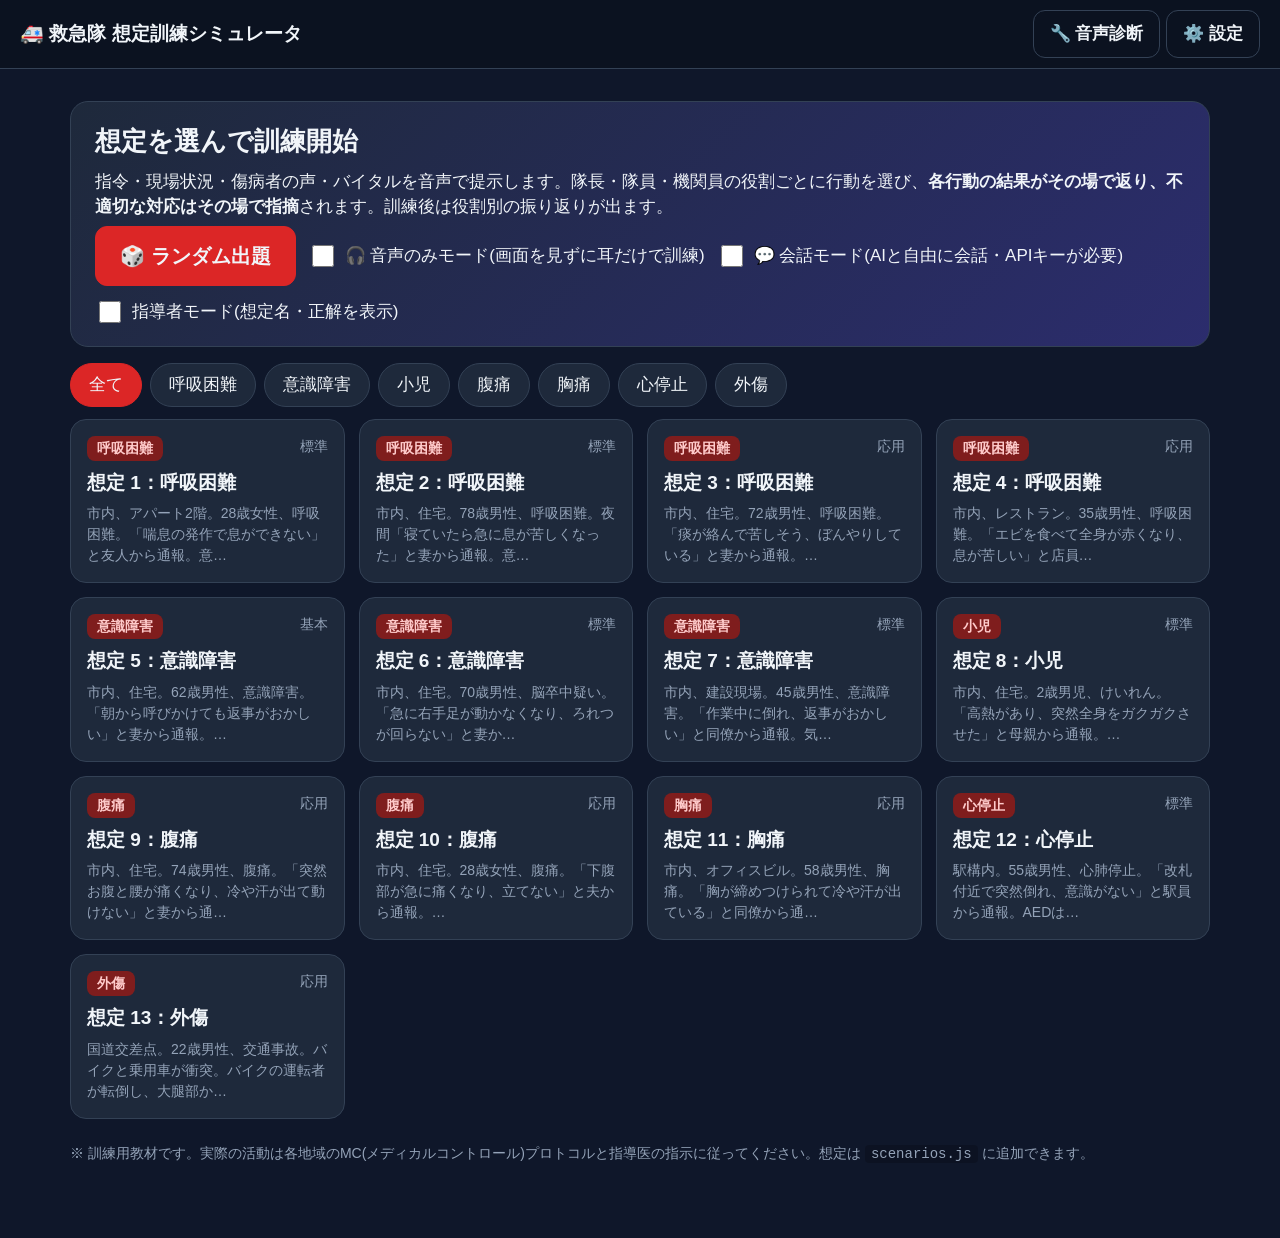
<file: index.html>
<!doctype html>
<html lang="ja">
<head>
<meta charset="utf-8">
<meta name="viewport" content="width=device-width, initial-scale=1, viewport-fit=cover, user-scalable=no">
<meta name="apple-mobile-web-app-capable" content="yes">
<meta name="mobile-web-app-capable" content="yes">
<meta name="apple-mobile-web-app-status-bar-style" content="black-translucent">
<meta name="apple-mobile-web-app-title" content="救急想定訓練">
<meta name="theme-color" content="#0f172a">
<title>救急隊 想定訓練シミュレータ</title>
<link rel="manifest" href="manifest.json">
<link rel="apple-touch-icon" href="icon-180.png">
<link rel="icon" href="icon-180.png">
<link rel="stylesheet" href="style.css">
</head>
<body>
<div id="app"></div>
<script src="scenarios.js"></script>
<script src="app.js"></script>
</body>
</html>
</file>
<file: style.css>
:root{
  --bg:#0f172a;--panel:#1e293b;--panel2:#273449;--line:#334155;--text:#f1f5f9;--muted:#94a3b8;
  --cmd:#f97316;--crew:#38bdf8;--drv:#4ade80;--ng:#ef4444;--warn:#f59e0b;--ok:#22c55e;--pri:#dc2626;
}
*{box-sizing:border-box;-webkit-tap-highlight-color:transparent}
html,body{margin:0;background:var(--bg);color:var(--text);font-family:-apple-system,"Hiragino Sans","Hiragino Kaku Gothic ProN",Meiryo,sans-serif;font-size:17px;line-height:1.5}
button{font:inherit;color:inherit;cursor:pointer;touch-action:manipulation}
code{background:#0003;padding:1px 6px;border-radius:4px}
.muted{color:var(--muted)}
.wrap{max-width:1180px;margin:0 auto;padding:16px 20px 60px}
.top{display:flex;align-items:center;justify-content:space-between;gap:12px;padding:10px 20px;padding-top:max(10px,env(safe-area-inset-top));background:#0b1220;border-bottom:1px solid var(--line);position:sticky;top:0;z-index:20}
.brand{font-weight:700;font-size:19px}
.btn{background:var(--panel2);border:1px solid var(--line);border-radius:12px;padding:10px 16px;min-height:44px;font-weight:600}
.btn:active{filter:brightness(1.2)}
.btn.primary{background:var(--pri);border-color:var(--pri)}
.btn.ghost{background:transparent}
.btn.danger{background:#7f1d1d;border-color:#b91c1c}
.btn.big{font-size:20px;padding:14px 24px;min-height:56px}
.row{display:flex;gap:12px;flex-wrap:wrap;align-items:center}
.row.center{justify-content:center;margin-top:24px}
.inp,select{background:#0b1220;color:var(--text);border:1px solid var(--line);border-radius:10px;padding:10px 12px;font:inherit;min-height:44px;width:100%}
.chk{display:flex;gap:8px;align-items:center}.chk input{width:22px;height:22px}
.hero{background:linear-gradient(135deg,#1e293b,#312e81 140%);border:1px solid var(--line);border-radius:18px;padding:20px 24px;margin:16px 0}
.hero h1{margin:0 0 8px;font-size:26px}
.hero p{margin:6px 0}
.chips{display:flex;gap:8px;flex-wrap:wrap;margin:12px 0}
.chip{background:var(--panel);border:1px solid var(--line);border-radius:999px;padding:8px 18px;min-height:44px}
.chip.on{background:var(--pri);border-color:var(--pri)}
.cards{display:grid;grid-template-columns:repeat(auto-fill,minmax(260px,1fr));gap:14px}
.card{background:var(--panel);border:1px solid var(--line);border-radius:16px;padding:16px;text-align:left;min-height:130px}
.card:active{background:var(--panel2)}
.card-top{display:flex;justify-content:space-between;margin-bottom:8px}
.tag{background:#7f1d1d;color:#fecaca;border-radius:8px;padding:2px 10px;font-size:14px;font-weight:700}
.lv{color:var(--muted);font-size:14px}
.card-title{font-size:19px;font-weight:700;margin-bottom:6px}
.card-sub{color:var(--muted);font-size:14px}
.note{color:var(--muted);font-size:14px;margin-top:24px}
.roles{display:grid;grid-template-columns:repeat(auto-fit,minmax(280px,1fr));gap:14px;margin-top:12px}
.rolecard{background:var(--panel);border:2px solid var(--line);border-radius:16px;padding:16px}
.rolecard.r-cmd{border-color:var(--cmd)}.rolecard.r-crew{border-color:var(--crew)}.rolecard.r-drv{border-color:var(--drv)}
.rname{font-size:22px;font-weight:700;margin-bottom:8px}
.rduty{color:var(--muted);font-size:14px;margin-top:8px}
.rduty.small{margin:0 0 10px}

/* ---- sim ---- */
.top.sim{flex-wrap:wrap}
.phases{display:flex;gap:6px}
.ph{padding:4px 12px;border-radius:999px;background:var(--panel);color:var(--muted);font-size:14px}
.ph.now{background:var(--pri);color:#fff;font-weight:700}.ph.past{background:#14532d;color:#bbf7d0}
.timer{font-size:28px;font-weight:800;font-variant-numeric:tabular-nums;letter-spacing:1px}
.hbtns{display:flex;gap:6px}
.simgrid{display:grid;grid-template-columns:300px 1fr 400px;gap:12px;padding:12px;height:calc(100dvh - 70px)}
.col{min-height:0;display:flex;flex-direction:column;gap:12px;overflow:auto}
.panel{background:var(--panel);border:1px solid var(--line);border-radius:14px;padding:12px 14px}
.panel h3{margin:0 0 8px;font-size:16px;color:var(--muted)}
.vitals{display:grid;grid-template-columns:1fr 1fr;gap:8px}
.vt{background:#0b1220;border:1px solid var(--line);border-radius:10px;padding:6px 10px;min-height:68px}
.vt.wide{grid-column:span 2;min-height:54px}
.vt.has{border-color:#14532d}
.vt.flash{animation:fl 1.2s}
@keyframes fl{0%,60%{background:#14532d}100%{background:#0b1220}}
.vl{font-size:12px;color:var(--muted)}
.vv .num{font-size:30px;font-weight:800;color:#4ade80;font-variant-numeric:tabular-nums}
.vv .unit{font-size:12px;color:var(--muted);margin-left:3px}
.vv .rest,.vv .txt{font-size:15px;color:#4ade80}
.vv .none{color:#475569;font-size:15px}
.pinfo{font-size:15px}
.logpanel{flex:1;display:flex;flex-direction:column;min-height:0}
.log{flex:1;overflow:auto;display:flex;flex-direction:column;gap:6px;padding-right:4px}
.le{display:flex;gap:8px;background:#0b1220;border-left:4px solid var(--line);border-radius:8px;padding:8px 10px;font-size:16px}
.le .lt{color:var(--muted);font-size:12px;font-variant-numeric:tabular-nums;min-width:38px;padding-top:4px}
.le .lx{flex:1}
.le.dispatch{border-color:#a855f7}.le.scene{border-color:#f59e0b}.le.patient{border-color:#f472b6;background:#2a1020}
.le.family{border-color:#fb923c}.le.monitor{border-color:#4ade80}.le.crew{border-color:#38bdf8;color:#bae6fd}
.le.result{border-color:#22c55e}.le.mc{border-color:#818cf8}.le.hospital{border-color:#2dd4bf}
.le.fb{border-color:var(--warn);background:#3a2a05}.le.fb.ng{border-color:var(--ng);background:#3b0d0d}
.phasebtn{margin-top:8px;text-align:center}
.tabs{display:flex;gap:6px}
.tab{flex:1;background:var(--panel);border:2px solid var(--line);border-radius:12px;padding:10px 6px;font-weight:700;min-height:48px;display:flex;justify-content:center;gap:6px;align-items:center}
.tab i{font-style:normal;background:#0006;border-radius:999px;padding:0 8px;font-size:13px}
.tab.r-cmd.on{background:var(--cmd);border-color:var(--cmd);color:#111}
.tab.r-crew.on{background:var(--crew);border-color:var(--crew);color:#111}
.tab.r-drv.on{background:var(--drv);border-color:var(--drv);color:#111}
.grp{margin-bottom:10px}
.gname{font-size:13px;color:var(--muted);margin:6px 2px}
.abtns{display:grid;grid-template-columns:1fr 1fr;gap:8px}
.abtn{background:var(--panel);border:1px solid var(--line);border-left:5px solid var(--line);border-radius:10px;padding:10px 10px;min-height:56px;text-align:left;font-size:15px;position:relative;line-height:1.3}
.abtn.r-cmd{border-left-color:var(--cmd)}.abtn.r-crew{border-left-color:var(--crew)}.abtn.r-drv{border-left-color:var(--drv)}
.abtn.done{background:#17313a}
.abtn:disabled{opacity:.4}
.abtn:active:not(:disabled){background:var(--panel2)}
.abtn em{font-style:normal;font-size:11px;background:#b45309;border-radius:6px;padding:1px 6px;margin-left:6px}
.abtn b{position:absolute;right:8px;top:4px;font-size:12px;color:#7dd3fc}
.trainer{position:fixed;right:0;top:0;bottom:0;width:min(440px,92vw);background:#0b1220;border-left:2px solid var(--pri);padding:16px;overflow:auto;z-index:30;box-shadow:-10px 0 30px #0008}
.tr-head{display:flex;justify-content:space-between;align-items:center;margin-bottom:10px}
.tr-sec{margin-bottom:14px}
.truevit{display:flex;flex-wrap:wrap;gap:6px 12px;font-size:14px}
ul.chk{list-style:none;padding:0;margin:8px 0;display:block}
ul.chk li{padding:4px 0;font-size:15px}ul.chk li.y{color:#86efac}ul.chk li.n{color:#fca5a5}
ul.chk em{font-style:normal;font-size:11px;background:var(--ng);border-radius:6px;padding:1px 6px;color:#fff}
.why{color:var(--muted);font-size:13px;margin:2px 0 4px 18px}
/* ---- debrief ---- */
.score{display:flex;gap:24px;align-items:center}
.grade{font-size:84px;font-weight:900;width:130px;height:130px;border-radius:24px;display:flex;align-items:center;justify-content:center;background:#334155}
.g-S{background:#ca8a04;color:#fff}.g-A{background:#16a34a}.g-B{background:#2563eb}.g-C{background:#b91c1c}
.ok{color:#86efac}.bad{color:#fca5a5}
.alert{background:#3b0d0d;border:1px solid var(--ng);border-radius:14px;padding:12px 18px;margin:12px 0}
.okbox{background:#052e16;border:1px solid var(--ok);border-radius:14px;padding:12px 18px;margin:12px 0}
.fbl{padding-left:18px}.fbl li{margin-bottom:10px}
.rolegrid{display:grid;grid-template-columns:repeat(auto-fit,minmax(300px,1fr));gap:12px;margin:12px 0}
.rolegrid .panel.r-cmd{border-top:4px solid var(--cmd)}.rolegrid .panel.r-crew{border-top:4px solid var(--crew)}.rolegrid .panel.r-drv{border-top:4px solid var(--drv)}
.tl{padding-left:0;list-style:none;font-size:14px}.tl li{padding:3px 0;border-bottom:1px solid var(--line)}
.tl .lt{color:var(--muted);margin-right:6px}.tl li.fb{color:#fcd34d}.tl li.fb.ng{color:#fca5a5}
.panel{margin:12px 0}
.modal{position:fixed;inset:0;background:#000a;display:flex;align-items:center;justify-content:center;z-index:50;padding:16px}
.mbox{background:var(--panel);border:1px solid var(--line);border-radius:18px;padding:20px;width:min(560px,100%);max-height:92dvh;overflow:auto;display:flex;flex-direction:column;gap:12px}
.mbox h2{margin:0}
.mbox label{display:flex;flex-direction:column;gap:4px;font-size:15px}
.mbox label.chk{flex-direction:row}

/* iPad 縦・小さい画面 */
@media (max-width:1000px){
  .simgrid{grid-template-columns:1fr;height:auto}
  .col.mid{order:1;min-height:320px}.col.left{order:0}.col.right{order:2}
  .logpanel{min-height:320px}
  .vitals{grid-template-columns:repeat(4,1fr)}
  .vt.wide{grid-column:span 2}
  .top.sim .brand{display:none}
  .score{flex-direction:column;align-items:flex-start}
}
@media (max-width:1200px) and (min-width:1001px){
  .simgrid{grid-template-columns:260px 1fr 340px}
  .vv .num{font-size:26px}
}
.tabs{position:sticky;top:0;z-index:5;background:var(--bg);padding-bottom:6px}
.voicebar{margin-top:10px;border-top:1px solid var(--line);padding-top:10px;display:flex;flex-direction:column;gap:8px}
.vrow{display:flex;gap:10px;align-items:center}
.vrow .inp{flex:1}
.mic{font-size:18px;min-height:52px;flex:0 0 auto}
.mic.on{background:#16a34a;border-color:#16a34a;animation:pulse 1.2s infinite}
@keyframes pulse{50%{box-shadow:0 0 0 8px #16a34a44}}
.transcript{font-size:14px;color:var(--muted);min-height:20px}
.le.say{border-color:#e879f9;background:#2a1030}
@media (max-width:1000px){
  .logpanel{height:56dvh;min-height:420px}
  .col.mid{min-height:0}
}
/* ---- 音声のみモード ---- */
.orb{display:none}
.simgrid.audio{grid-template-columns:1fr}
.simgrid.audio .col.left,.simgrid.audio .col.right{display:none}
.simgrid.audio .logpanel{height:auto!important;min-height:0}
.simgrid.audio .orb{display:flex;flex-direction:column;align-items:center;justify-content:center;gap:12px;flex:1;min-height:240px;border-radius:24px;background:radial-gradient(circle at 50% 40%,#1e3a5f,#0f172a);border:1px solid var(--line);cursor:pointer;text-align:center;padding:20px;-webkit-user-select:none;user-select:none}
.orbicon{font-size:84px}.orbtext{font-size:28px;font-weight:800}.orbsub{color:var(--muted);font-size:14px}
.orb.speaking{box-shadow:inset 0 0 0 6px #38bdf855}
.orb.listening{background:radial-gradient(circle at 50% 40%,#14532d,#0f172a);animation:pulse 1.2s infinite}
.simgrid.audio .logpanel h3,.simgrid.audio .log{display:none}
.simgrid.audio.caps .logpanel h3{display:block}
.simgrid.audio.caps .log{display:flex;flex:none;max-height:34dvh}
.simgrid.audio .mic{min-height:64px;font-size:20px}
</file>
